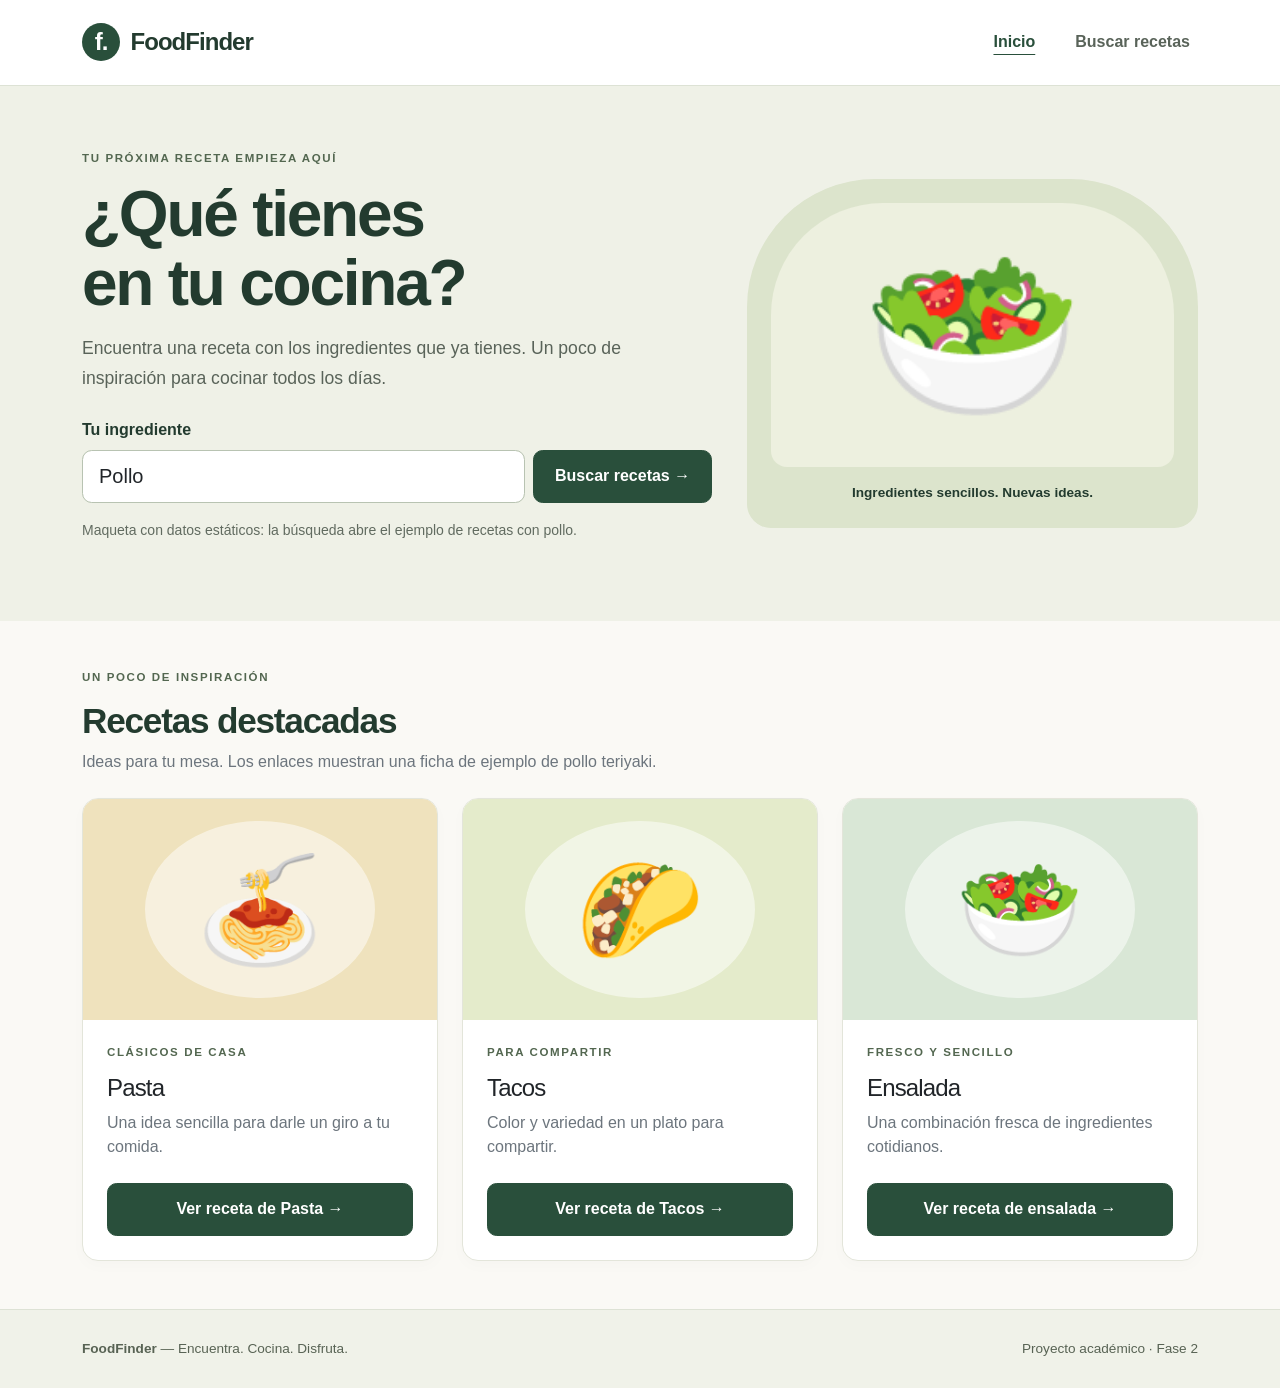
<file: index.html>
<!DOCTYPE html>
<html lang="es">
<head>
  <meta charset="UTF-8">
  <meta name="viewport" content="width=device-width, initial-scale=1">

  <title>Inicio | FoodFinder</title>

  <link
    href="https://cdn.jsdelivr.net/npm/bootstrap@5.3.8/dist/css/bootstrap.min.css"
    rel="stylesheet"
  >
  <link rel="stylesheet" href="estilos.css">

  <script
    src="https://cdn.jsdelivr.net/npm/bootstrap@5.3.8/dist/js/bootstrap.bundle.min.js"
    defer
  ></script>
  <script src="script.js" defer></script>
</head>

<body>
  <a class="saltar-contenido" href="#contenido">
    Saltar al contenido
  </a>

  <!-- BLOQUE 1: encabezado y navegación -->
  <header class="encabezado">
    <nav class="navbar navbar-expand-lg container"
         aria-label="Navegación principal">

      <a class="navbar-brand marca" href="index.html">
        <span class="simbolo-marca" aria-hidden="true">f.</span>
        FoodFinder
      </a>

      <button
        class="navbar-toggler"
        type="button"
        data-bs-toggle="collapse"
        data-bs-target="#menuPrincipal"
        aria-controls="menuPrincipal"
        aria-expanded="false"
        aria-label="Abrir o cerrar menú"
      >
        <span class="navbar-toggler-icon"></span>
      </button>

      <div class="collapse navbar-collapse" id="menuPrincipal">
        <ul class="navbar-nav ms-auto gap-lg-4">
          <li class="nav-item">
            <a class="nav-link active"
              href="index.html"
              aria-current="page">
              Inicio
            </a>
          </li>

          <li class="nav-item">
            <a class="nav-link" href="resultados.html">
              Buscar recetas
            </a>
          </li>
        </ul>
      </div>
    </nav>
  </header>

  <main id="contenido">
    <!-- BLOQUE 2: presentación -->
    <section class="presentacion" aria-labelledby="tituloInicio">
      <div class="container">
        <div class="row align-items-center gx-4 gy-5">
          <div class="col-lg-7">
            <p class="etiqueta">
              TU PRÓXIMA RECETA EMPIEZA AQUÍ
            </p>

            <h1 id="tituloInicio">
              ¿Qué tienes<br>
              en tu cocina?
            </h1>

            <p class="descripcion-principal">
              Encuentra una receta con los ingredientes que ya tienes.
              Un poco de inspiración para cocinar todos los días.
            </p>

            <!-- BLOQUE 3: buscador de ingredientes -->
            <form
              id="buscador"
              action="resultados.html"
              method="get"
              class="buscador"
            >
              <label for="ingrediente" class="form-label fw-semibold">
                Tu ingrediente
              </label>

              <div class="d-flex flex-column flex-sm-row gap-2">
                <input
                  type="text"
                  id="ingrediente"
                  class="form-control form-control-lg"
                  placeholder="Por ejemplo, pollo"
                  value="Pollo"
                  maxlength="60"
                  aria-describedby="notaBusqueda"
                  required
                >

                <button type="submit" class="btn boton-principal">
                  Buscar recetas →
                </button>
              </div>

              <p id="notaBusqueda" class="nota mt-3">
                Maqueta con datos estáticos: la búsqueda abre
                el ejemplo de recetas con pollo.
              </p>
            </form>
          </div>

          <div class="col-lg-5">
            <div class="ilustracion-principal">
              <div
                class="plato-principal"
                role="img"
                aria-label="Ilustración de un plato de ensalada"
              >
                🥗
              </div>

              <p>Ingredientes sencillos. Nuevas ideas.</p>
            </div>
          </div>
        </div>
      </div>
    </section>

    <!-- BLOQUE 4: recetas destacadas -->
    <section
      class="container seccion"
      aria-labelledby="tituloDestacadas"
    >
      <p class="etiqueta">UN POCO DE INSPIRACIÓN</p>
      <h2 id="tituloDestacadas">Recetas destacadas</h2>

      <p class="text-secondary mb-4">
        Ideas para tu mesa. Los enlaces muestran una ficha
        de ejemplo de pollo teriyaki.
      </p>

      <div class="row g-4">
        <!-- Una columna en celular, dos en tablet y tres en computadora -->
        <div class="col-12 col-md-6 col-lg-4">
          <article class="card tarjeta-receta h-100">
            <div
              class="imagen-receta fondo-pasta"
              role="img"
              aria-label="Ilustración de un plato de pasta"
            >
              <span aria-hidden="true">🍝</span>
            </div>

            <div class="card-body d-flex flex-column">
              <p class="etiqueta">CLÁSICOS DE CASA</p>
              <h3 class="h4">Pasta</h3>

              <p class="text-secondary">
                Una idea sencilla para darle un giro a tu comida.
              </p>

              <a class="enlace-receta mt-auto" href="receta.html">
                <a href="receta.html?platillo=pasta" class="btn boton-principal mt-auto">
  Ver receta de Pasta →
</a>
              </a>
            </div>
          </article>
        </div>

        <div class="col-12 col-md-6 col-lg-4">
          <article class="card tarjeta-receta h-100">
            <div
              class="imagen-receta fondo-tacos"
              role="img"
              aria-label="Ilustración de tacos"
            >
              <span aria-hidden="true">🌮</span>
            </div>

            <div class="card-body d-flex flex-column">
              <p class="etiqueta">PARA COMPARTIR</p>
              <h3 class="h4">Tacos</h3>

              <p class="text-secondary">
                Color y variedad en un plato para compartir.
              </p>

              <a class="enlace-receta mt-auto" href="receta.html">
                <a href="receta.html?platillo=tacos" class="btn boton-principal mt-auto">
  Ver receta de Tacos →
</a>
              </a>
            </div>
          </article>
        </div>

        <div class="col-12 col-md-6 col-lg-4">
          <article class="card tarjeta-receta h-100">
            <div
              class="imagen-receta fondo-ensalada"
              role="img"
              aria-label="Ilustración de una ensalada"
            >
              <span aria-hidden="true">🥗</span>
            </div>

            <div class="card-body d-flex flex-column">
              <p class="etiqueta">FRESCO Y SENCILLO</p>
              <h3 class="h4">Ensalada</h3>

              <p class="text-secondary">
                Una combinación fresca de ingredientes cotidianos.
              </p>

              <a class="enlace-receta mt-auto" href="receta.html">
                <a href="receta.html?platillo=ensalada" class="btn boton-principal mt-auto">
  Ver receta de ensalada →
</a>
              </a>
            </div>
          </article>
        </div>
      </div>
    </section>
  </main>

  <!-- BLOQUE 5: pie de página -->
  <footer class="pie-pagina">
    <div
      class="container d-flex flex-column flex-sm-row
             justify-content-between gap-2"
    >
      <p class="mb-0">
        <strong>FoodFinder</strong> — Encuentra. Cocina. Disfruta.
      </p>

      <p class="mb-0">Proyecto académico · Fase 2</p>
    </div>
  </footer>
</body>
</html>
</file>
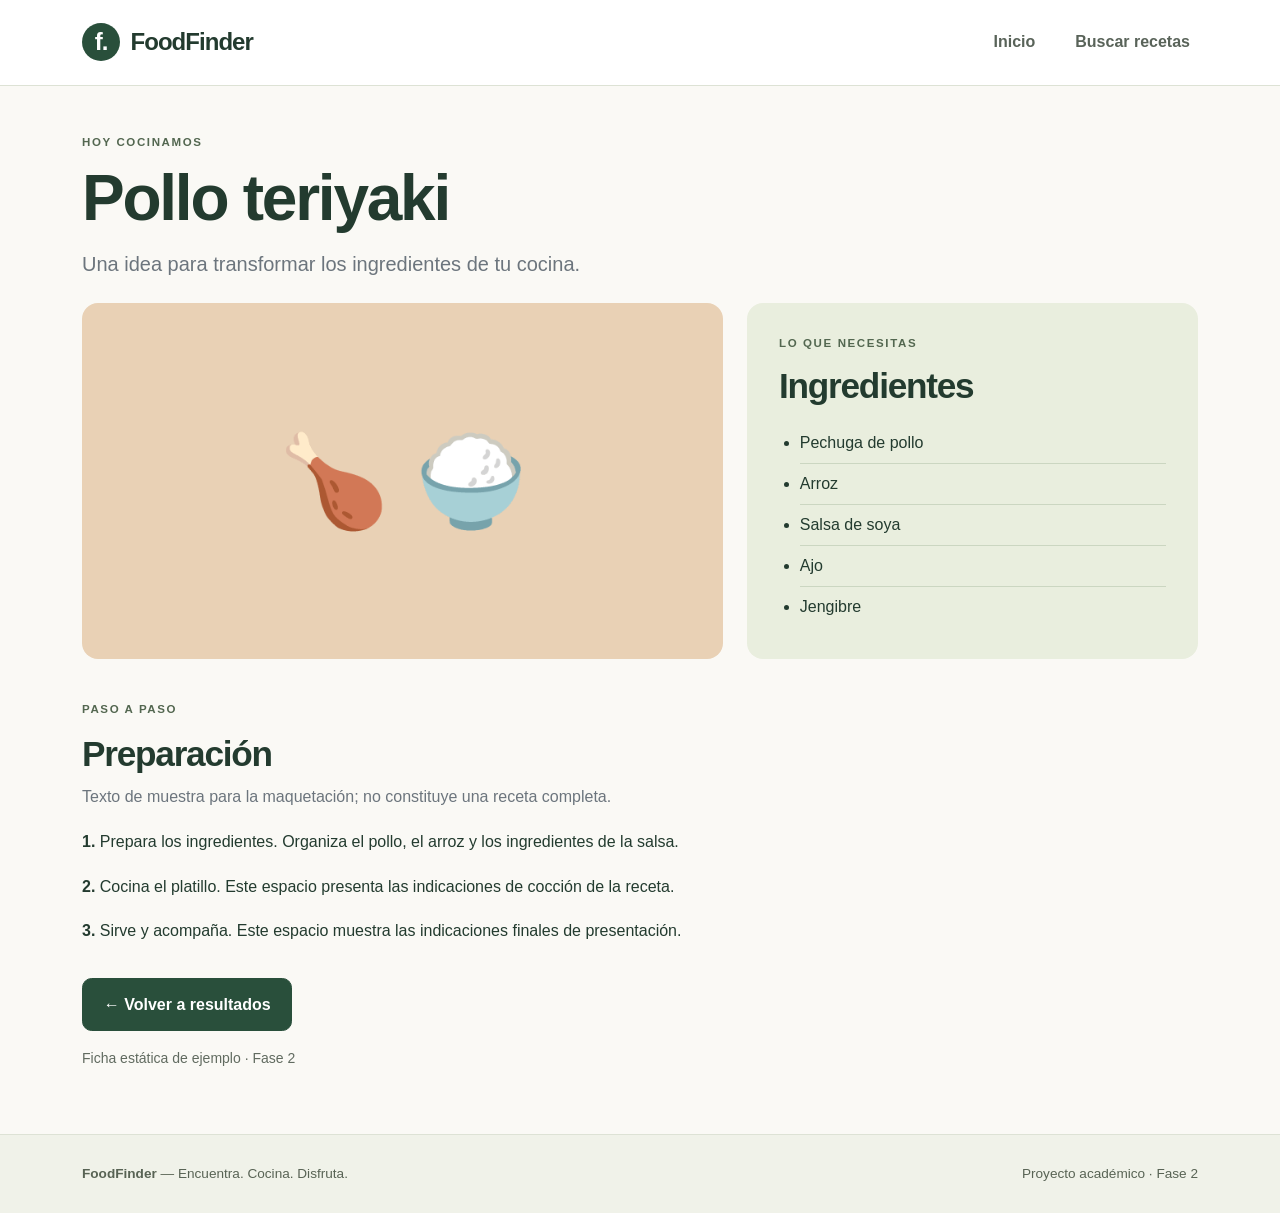
<file: receta.html>
<!DOCTYPE html>
<html lang="es">
<head>
  <meta charset="UTF-8">
  <meta name="viewport" content="width=device-width, initial-scale=1">

  <title>Detalle de receta | FoodFinder</title>

  <!-- Bootstrap -->
  <link
    href="https://cdn.jsdelivr.net/npm/bootstrap@5.3.8/dist/css/bootstrap.min.css"
    rel="stylesheet"
  >

  <!-- Estilos del proyecto -->
  <link rel="stylesheet" href="estilos.css">

  <!-- JavaScript de Bootstrap y del proyecto -->
  <script
    src="https://cdn.jsdelivr.net/npm/bootstrap@5.3.8/dist/js/bootstrap.bundle.min.js"
    defer
  ></script>

  <script src="script.js" defer></script>
</head>

<body>
  <a class="saltar-contenido" href="#contenido">
    Saltar al contenido
  </a>

  <!-- BLOQUE 1: encabezado y navegación -->
  <header class="encabezado">
    <nav
      class="navbar navbar-expand-lg container"
      aria-label="Navegación principal"
    >
      <a class="navbar-brand marca" href="index.html">
        <span class="simbolo-marca" aria-hidden="true">f.</span>
        FoodFinder
      </a>

      <button
        class="navbar-toggler"
        type="button"
        data-bs-toggle="collapse"
        data-bs-target="#menuPrincipal"
        aria-controls="menuPrincipal"
        aria-expanded="false"
        aria-label="Abrir o cerrar menú"
      >
        <span class="navbar-toggler-icon"></span>
      </button>

      <div class="collapse navbar-collapse" id="menuPrincipal">
        <ul class="navbar-nav ms-auto gap-lg-4">
          <li class="nav-item">
            <a class="nav-link" href="index.html">
              Inicio
            </a>
          </li>

          <li class="nav-item">
            <a class="nav-link" href="resultados.html">
              Buscar recetas
            </a>
          </li>
        </ul>
      </div>
    </nav>
  </header>

  <main id="contenido" class="container seccion">
    <article aria-labelledby="tituloReceta">

      <!-- BLOQUE 2: información principal -->
      <p class="etiqueta">HOY COCINAMOS</p>

      <h1 id="tituloReceta">Pollo teriyaki</h1>

      <p class="lead text-secondary mb-4">
        Una idea para transformar los ingredientes de tu cocina.
      </p>

      <div class="row g-4 align-items-stretch">
        <div class="col-md-7">
          <div
            class="imagen-detalle fondo-pollo"
            role="img"
            aria-label="Ilustración de pollo acompañado de arroz"
          >
            <span aria-hidden="true">🍗 🍚</span>
          </div>
        </div>

        <!-- BLOQUE 3: ingredientes -->
        <section
          class="col-md-5"
          aria-labelledby="tituloIngredientes"
        >
          <div class="panel-ingredientes h-100">
            <p class="etiqueta">LO QUE NECESITAS</p>

            <h2 id="tituloIngredientes">
              Ingredientes
            </h2>

            <ul class="lista-ingredientes">
              <li>Pechuga de pollo</li>
              <li>Arroz</li>
              <li>Salsa de soya</li>
              <li>Ajo</li>
              <li>Jengibre</li>
            </ul>
          </div>
        </section>
      </div>

      <!-- BLOQUE 4: preparación con contenido estático -->
      <section
        class="preparacion"
        aria-labelledby="tituloPreparacion"
      >
        <p class="etiqueta">PASO A PASO</p>

        <h2 id="tituloPreparacion">
          Preparación
        </h2>

        <p class="text-secondary">
          Texto de muestra para visualizar la maquetación;
          no constituye una receta completa.
        </p>

        <p>
          <strong>1. Prepara los ingredientes.</strong>
          Organiza el pollo, el arroz y los ingredientes de la salsa.
        </p>

        <p>
          <strong>2. Cocina el platillo.</strong>
          Este espacio presenta las indicaciones de cocción
          de la receta.
        </p>

        <p>
          <strong>3. Sirve y acompaña.</strong>
          Este párrafo muestra las indicaciones finales
          de presentación.
        </p>
      </section>

      <!-- BLOQUE 5: enlace de regreso -->
      <a href="resultados.html" class="btn boton-principal">
        ← Volver a resultados
      </a>

      <p class="nota mt-3">
        Ficha estática de ejemplo · Fase 2
      </p>
    </article>
  </main>

  <!-- BLOQUE 6: pie de página -->
  <footer class="pie-pagina">
    <div
      class="container d-flex flex-column flex-sm-row
             justify-content-between gap-2"
    >
      <p class="mb-0">
        <strong>FoodFinder</strong> — Encuentra. Cocina. Disfruta.
      </p>

      <p class="mb-0">
        Proyecto académico · Fase 2
      </p>
    </div>
  </footer>
</body>
</html>
</file>
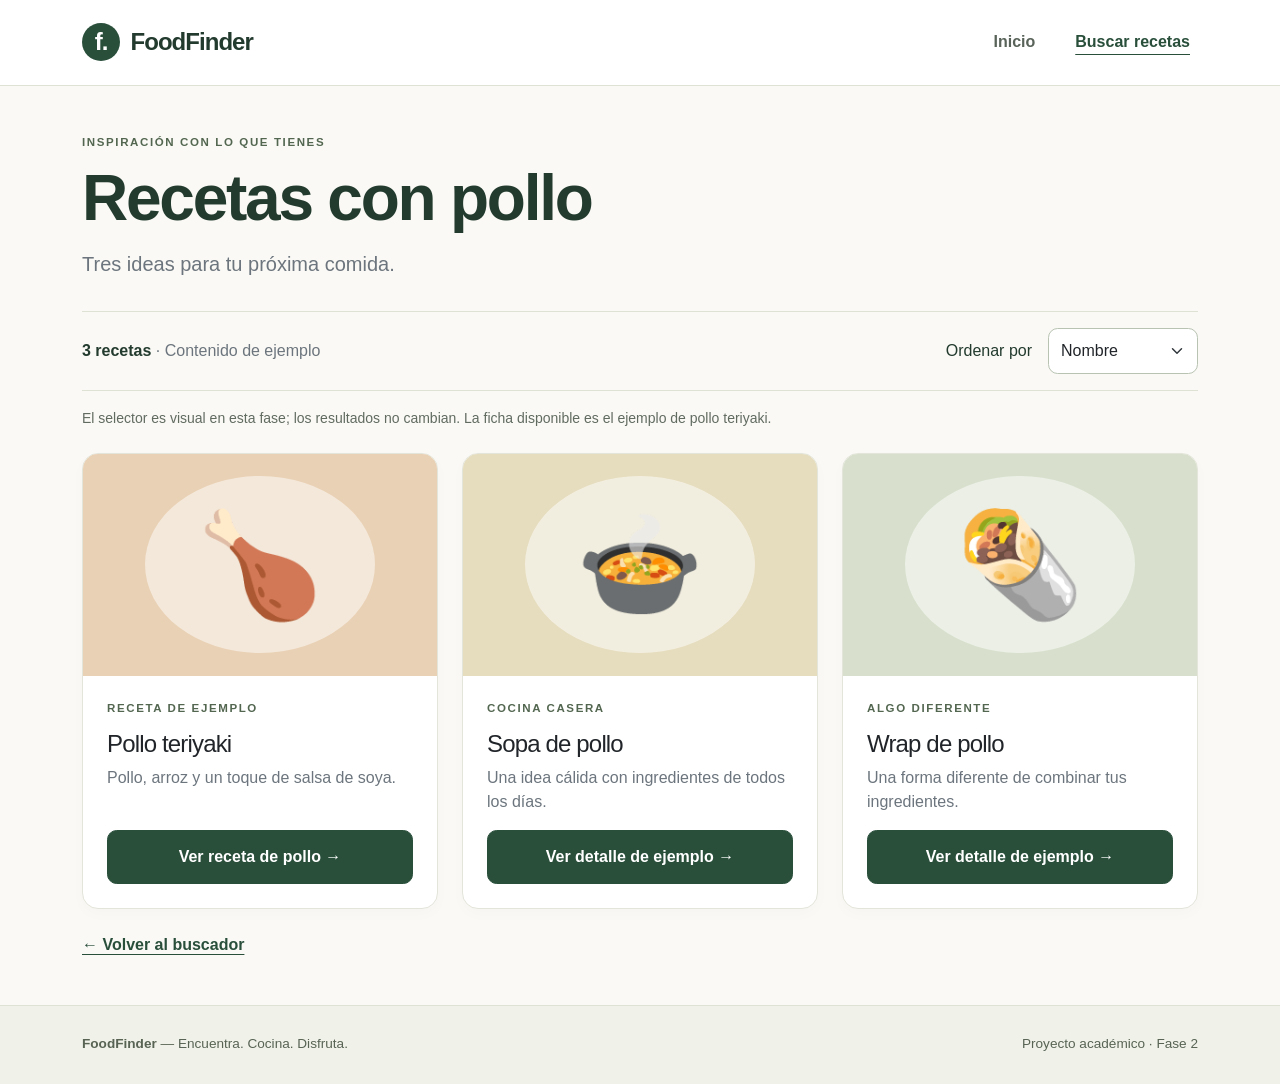
<file: resultados.html>
<!DOCTYPE html>
<html lang="es">
<head>
  <meta charset="UTF-8">
  <meta name="viewport" content="width=device-width, initial-scale=1">

  <title>Resultados | FoodFinder</title>

  <link
    href="https://cdn.jsdelivr.net/npm/bootstrap@5.3.8/dist/css/bootstrap.min.css"
    rel="stylesheet"
  >

  <link rel="stylesheet" href="estilos.css">

  <script
    src="https://cdn.jsdelivr.net/npm/bootstrap@5.3.8/dist/js/bootstrap.bundle.min.js"
    defer
  ></script>

  <script src="script.js" defer></script>
</head>

<body>
  <a class="saltar-contenido" href="#contenido">
    Saltar al contenido
  </a>

  <!-- BLOQUE 1: encabezado y navegación -->
  <header class="encabezado">
    <nav
      class="navbar navbar-expand-lg container"
      aria-label="Navegación principal"
    >
      <a class="navbar-brand marca" href="index.html">
        <span class="simbolo-marca" aria-hidden="true">f.</span>
        FoodFinder
      </a>

      <button
        class="navbar-toggler"
        type="button"
        data-bs-toggle="collapse"
        data-bs-target="#menuPrincipal"
        aria-controls="menuPrincipal"
        aria-expanded="false"
        aria-label="Abrir o cerrar menú"
      >
        <span class="navbar-toggler-icon"></span>
      </button>

      <div class="collapse navbar-collapse" id="menuPrincipal">
        <ul class="navbar-nav ms-auto gap-lg-4">
          <li class="nav-item">
            <a class="nav-link" href="index.html">
              Inicio
            </a>
          </li>

          <li class="nav-item">
            <a
              class="nav-link active"
              href="resultados.html"
              aria-current="page"
            >
              Buscar recetas
            </a>
          </li>
        </ul>
      </div>
    </nav>
  </header>

  <main id="contenido" class="container seccion">

    <!-- BLOQUE 2: título de resultados -->
    <section aria-labelledby="tituloResultados">
      <p class="etiqueta">
        INSPIRACIÓN CON LO QUE TIENES
      </p>

      <h1 id="tituloResultados">
        Recetas con pollo
      </h1>

      <p class="lead text-secondary">
        Tres ideas para tu próxima comida.
      </p>

      <!-- BLOQUE 3: selector visual -->
      <div class="barra-resultados">
        <p class="mb-0">
          <strong>3 recetas</strong>
          <span class="text-secondary">
            · Contenido de ejemplo
          </span>
        </p>

        <form class="d-flex align-items-center gap-3">
          <label for="orden" class="form-label mb-0">
            Ordenar por
          </label>

          <select
            id="orden"
            class="form-select"
            aria-describedby="notaOrden"
          >
            <option value="nombre">Nombre</option>
          </select>
        </form>
      </div>

      <p id="notaOrden" class="nota mb-4">
        El selector es visual en esta fase; los resultados no cambian.
        La ficha disponible es el ejemplo de pollo teriyaki.
      </p>
    </section>

    <!-- BLOQUE 4: tarjetas de recetas -->
    <section aria-labelledby="tituloLista">
      <h2 id="tituloLista" class="visually-hidden">
        Lista de recetas
      </h2>

      <div class="row g-4">

        <!-- TARJETA DE POLLO TERIYAKI -->
        <div class="col-12 col-md-6 col-lg-4">
          <article class="card tarjeta-receta h-100">
            <div
              class="imagen-receta fondo-pollo"
              role="img"
              aria-label="Ilustración de un platillo de pollo"
            >
              <span aria-hidden="true">🍗</span>
            </div>

            <div class="card-body d-flex flex-column">
              <p class="etiqueta">
                RECETA DE EJEMPLO
              </p>

              <h3 class="h4">
                Pollo teriyaki
              </h3>

              <p class="text-secondary">
                Pollo, arroz y un toque de salsa de soya.
              </p>

              <a
                href="receta.html?platillo=pollo"
                class="btn boton-principal mt-auto"
              >
                Ver receta de pollo →
              </a>
            </div>
          </article>
        </div>

        <!-- TARJETA DE SOPA -->
        <div class="col-12 col-md-6 col-lg-4">
          <article class="card tarjeta-receta h-100">
            <div
              class="imagen-receta fondo-sopa"
              role="img"
              aria-label="Ilustración de un plato de sopa"
            >
              <span aria-hidden="true">🍲</span>
            </div>

            <div class="card-body d-flex flex-column">
              <p class="etiqueta">
                COCINA CASERA
              </p>

              <h3 class="h4">
                Sopa de pollo
              </h3>

              <p class="text-secondary">
                Una idea cálida con ingredientes de todos los días.
              </p>

              <a
                href="receta.html?platillo=pollo"
                class="btn boton-principal mt-auto"
              >
                Ver detalle de ejemplo →
              </a>
            </div>
          </article>
        </div>

        <!-- TARJETA DE WRAP -->
        <div class="col-12 col-md-6 col-lg-4">
          <article class="card tarjeta-receta h-100">
            <div
              class="imagen-receta fondo-wrap"
              role="img"
              aria-label="Ilustración de un wrap"
            >
              <span aria-hidden="true">🌯</span>
            </div>

            <div class="card-body d-flex flex-column">
              <p class="etiqueta">
                ALGO DIFERENTE
              </p>

              <h3 class="h4">
                Wrap de pollo
              </h3>

              <p class="text-secondary">
                Una forma diferente de combinar tus ingredientes.
              </p>

              <a
                href="receta.html?platillo=pollo"
                class="btn boton-principal mt-auto"
              >
                Ver detalle de ejemplo →
              </a>
            </div>
          </article>
        </div>

      </div>
    </section>

    <a
      href="index.html#buscador"
      class="enlace-regreso d-inline-block mt-4"
    >
      ← Volver al buscador
    </a>
  </main>

  <!-- BLOQUE 5: pie de página -->
  <footer class="pie-pagina">
    <div
      class="container d-flex flex-column flex-sm-row
             justify-content-between gap-2"
    >
      <p class="mb-0">
        <strong>FoodFinder</strong> — Encuentra. Cocina. Disfruta.
      </p>

      <p class="mb-0">
        Proyecto académico · Fase 2
      </p>
    </div>
  </footer>
</body>
</html>
</file>
<file: estilos.css>
/* =========================================
   FOODFINDER — FASE 2
   Estilos propios y ajustes responsivos.
   Bootstrap proporciona Grid y componentes.
   ========================================= */

:root {
  --verde: #294f3b;
  --verde-oscuro: #1c3b2a;
  --texto: #233b2f;
  --fondo: #faf9f5;
  --verde-claro: #e9eede;
  --borde: #dde2d5;
}

/* Estructura general */

body {
  min-height: 100vh;
  display: flex;
  flex-direction: column;
  background: var(--fondo);
  color: var(--texto);
  font-family: Arial, sans-serif;
}

main {
  flex: 1;
}

h1,
h2,
h3 {
  font-weight: 700;
  letter-spacing: -0.035em;
}

h1 {
  margin-bottom: 1rem;
  font-size: clamp(2.4rem, 5vw, 4.6rem);
  line-height: 1.08;
}

h2 {
  font-size: clamp(1.7rem, 3vw, 2.2rem);
}

a {
  color: var(--verde);
}

.seccion {
  padding-top: 3rem;
  padding-bottom: 3rem;
}

.etiqueta {
  margin-bottom: 0.8rem;
  color: #536750;
  font-size: 0.72rem;
  font-weight: 700;
  letter-spacing: 0.14em;
}

.nota {
  color: #616b60;
  font-size: 0.875rem;
  line-height: 1.6;
}

/* Encabezado y navegación */

.encabezado {
  background: #fff;
  border-bottom: 1px solid var(--borde);
}

.navbar.container {
  padding: 1.15rem 12px;
}

.marca {
  color: var(--texto);
  font-size: 1.5rem;
  font-weight: 700;
  letter-spacing: -0.04em;
}

.simbolo-marca {
  display: inline-flex;
  width: 38px;
  height: 38px;
  align-items: center;
  justify-content: center;
  margin-right: 0.3rem;
  border-radius: 50%;
  background: var(--verde);
  color: #fff;
}

.nav-link {
  color: #596359;
  font-weight: 600;
}

.navbar-nav .nav-link.active {
  color: var(--verde);
  text-decoration: underline;
  text-underline-offset: 0.45rem;
}

/* Presentación de Inicio */

.presentacion {
  padding: 4rem 0;
  background: #eff1e7;
}

.descripcion-principal {
  max-width: 540px;
  margin-bottom: 1.5rem;
  color: #596359;
  font-size: 1.1rem;
  line-height: 1.7;
}

.buscador {
  max-width: 630px;
}

.ilustracion-principal {
  padding: 1.5rem;
  border-radius: 8rem 8rem 1.5rem 1.5rem;
  background: #dce4cc;
  text-align: center;
}

.plato-principal {
  display: grid;
  min-height: 260px;
  place-items: center;
  border-radius: 7rem 7rem 1rem 1rem;
  background: #edf0df;
  font-size: clamp(7rem, 14vw, 11rem);
}

.ilustracion-principal p {
  margin: 1rem 0 0;
  font-size: 0.85rem;
  font-weight: 600;
}

/* Formulario y botones */

.form-control,
.form-select {
  min-height: 46px;
  border-color: #b8c3b2;
  border-radius: 0.6rem;
}

.form-control:focus,
.form-select:focus {
  border-color: var(--verde);
  box-shadow: 0 0 0 0.2rem #294f3b25;
}

.boton-principal {
  padding: 0.85rem 1.3rem;
  border: 1px solid var(--verde);
  border-radius: 0.6rem;
  background: var(--verde);
  color: #fff;
  font-weight: 600;
  white-space: nowrap;
}

.boton-principal:hover,
.boton-principal:focus-visible {
  border-color: var(--verde-oscuro);
  background: var(--verde-oscuro);
  color: #fff;
}

/* Tarjetas de Inicio y Resultados */

.tarjeta-receta {
  overflow: hidden;
  border: 1px solid #e3e5da;
  border-radius: 1rem;
  box-shadow: 0 5px 15px #233b2f05;
}

.tarjeta-receta .card-body {
  padding: 1.5rem;
}

.imagen-receta {
  display: grid;
  width: 100%;
  aspect-ratio: 8 / 5;
  place-items: center;
}

.imagen-receta span {
  display: grid;
  width: 65%;
  aspect-ratio: 1.3;
  place-items: center;
  border-radius: 50%;
  background: #ffffff80;
  font-size: clamp(4rem, 8vw, 7rem);
}

.fondo-pasta {
  background: #efe2bd;
}

.fondo-tacos {
  background: #e4ebcb;
}

.fondo-ensalada {
  background: #d9e7d6;
}

.fondo-pollo {
  background: #e9d1b5;
}

.fondo-sopa {
  background: #e6ddbf;
}

.fondo-wrap {
  background: #d8e0cd;
}

.enlace-receta {
  padding-top: 0.5rem;
  font-weight: 700;
  text-decoration: none;
}

.enlace-receta:hover {
  text-decoration: underline;
}

/* Página de Resultados */

.barra-resultados {
  display: flex;
  align-items: center;
  justify-content: space-between;
  gap: 1rem;
  margin: 2rem 0 1rem;
  padding: 1rem 0;
  border-top: 1px solid var(--borde);
  border-bottom: 1px solid var(--borde);
}

.barra-resultados label {
  white-space: nowrap;
}

.barra-resultados select {
  width: 150px;
}

.enlace-regreso {
  font-weight: 600;
  text-underline-offset: 0.25rem;
}

/* Página de Detalle de receta */

.imagen-detalle {
  display: grid;
  min-height: 340px;
  height: 100%;
  place-items: center;
  border-radius: 1rem;
}

.imagen-detalle span {
  font-size: clamp(3.5rem, 7vw, 6rem);
}

.panel-ingredientes {
  padding: 2rem;
  border-radius: 1rem;
  background: var(--verde-claro);
}

.lista-ingredientes {
  margin: 1rem 0 0;
  padding-left: 1.3rem;
}

.lista-ingredientes li {
  padding: 0.5rem 0;
  border-bottom: 1px solid #cbd6c1;
}

.lista-ingredientes li:last-child {
  border-bottom: 0;
}

.preparacion {
  max-width: 800px;
  padding: 2.5rem 0 1rem;
}

.preparacion p {
  line-height: 1.8;
}

/* Pie de página */

.pie-pagina {
  padding: 1.8rem 0;
  border-top: 1px solid var(--borde);
  background: #f0f2e9;
  color: #586354;
  font-size: 0.85rem;
}

/* Accesibilidad */

.saltar-contenido {
  position: absolute;
  top: -100px;
  left: 1rem;
  z-index: 1000;
  padding: 1rem;
  background: #fff;
}

.saltar-contenido:focus {
  top: 1rem;
}

:focus-visible {
  outline: 3px solid #936127;
  outline-offset: 4px;
}

/* CELULAR: menos de 768 px.
   Bootstrap aplica col-12: una tarjeta por fila. */

@media (max-width: 767.98px) {
  .presentacion {
    padding: 2.5rem 0;
  }

  .seccion {
    padding-top: 2rem;
    padding-bottom: 2rem;
  }

  .ilustracion-principal {
    max-width: 390px;
    margin: auto;
  }

  .barra-resultados {
    align-items: flex-start;
    flex-direction: column;
  }

  .panel-ingredientes {
    padding: 1.5rem;
  }

  .imagen-detalle {
    min-height: 250px;
  }
}

/* TABLET: de 768 a 991 px.
   Bootstrap aplica col-md-6: dos tarjetas por fila. */

@media (min-width: 768px) and (max-width: 991.98px) {
  .ilustracion-principal {
    max-width: 550px;
    margin: auto;
  }
}

/* COMPUTADORA: desde 992 px.
   Bootstrap aplica col-lg-4: tres tarjetas por fila. */

@media (min-width: 992px) {
  .presentacion {
    padding-top: 4rem;
    padding-bottom: 4rem;
  }
}
</file>
